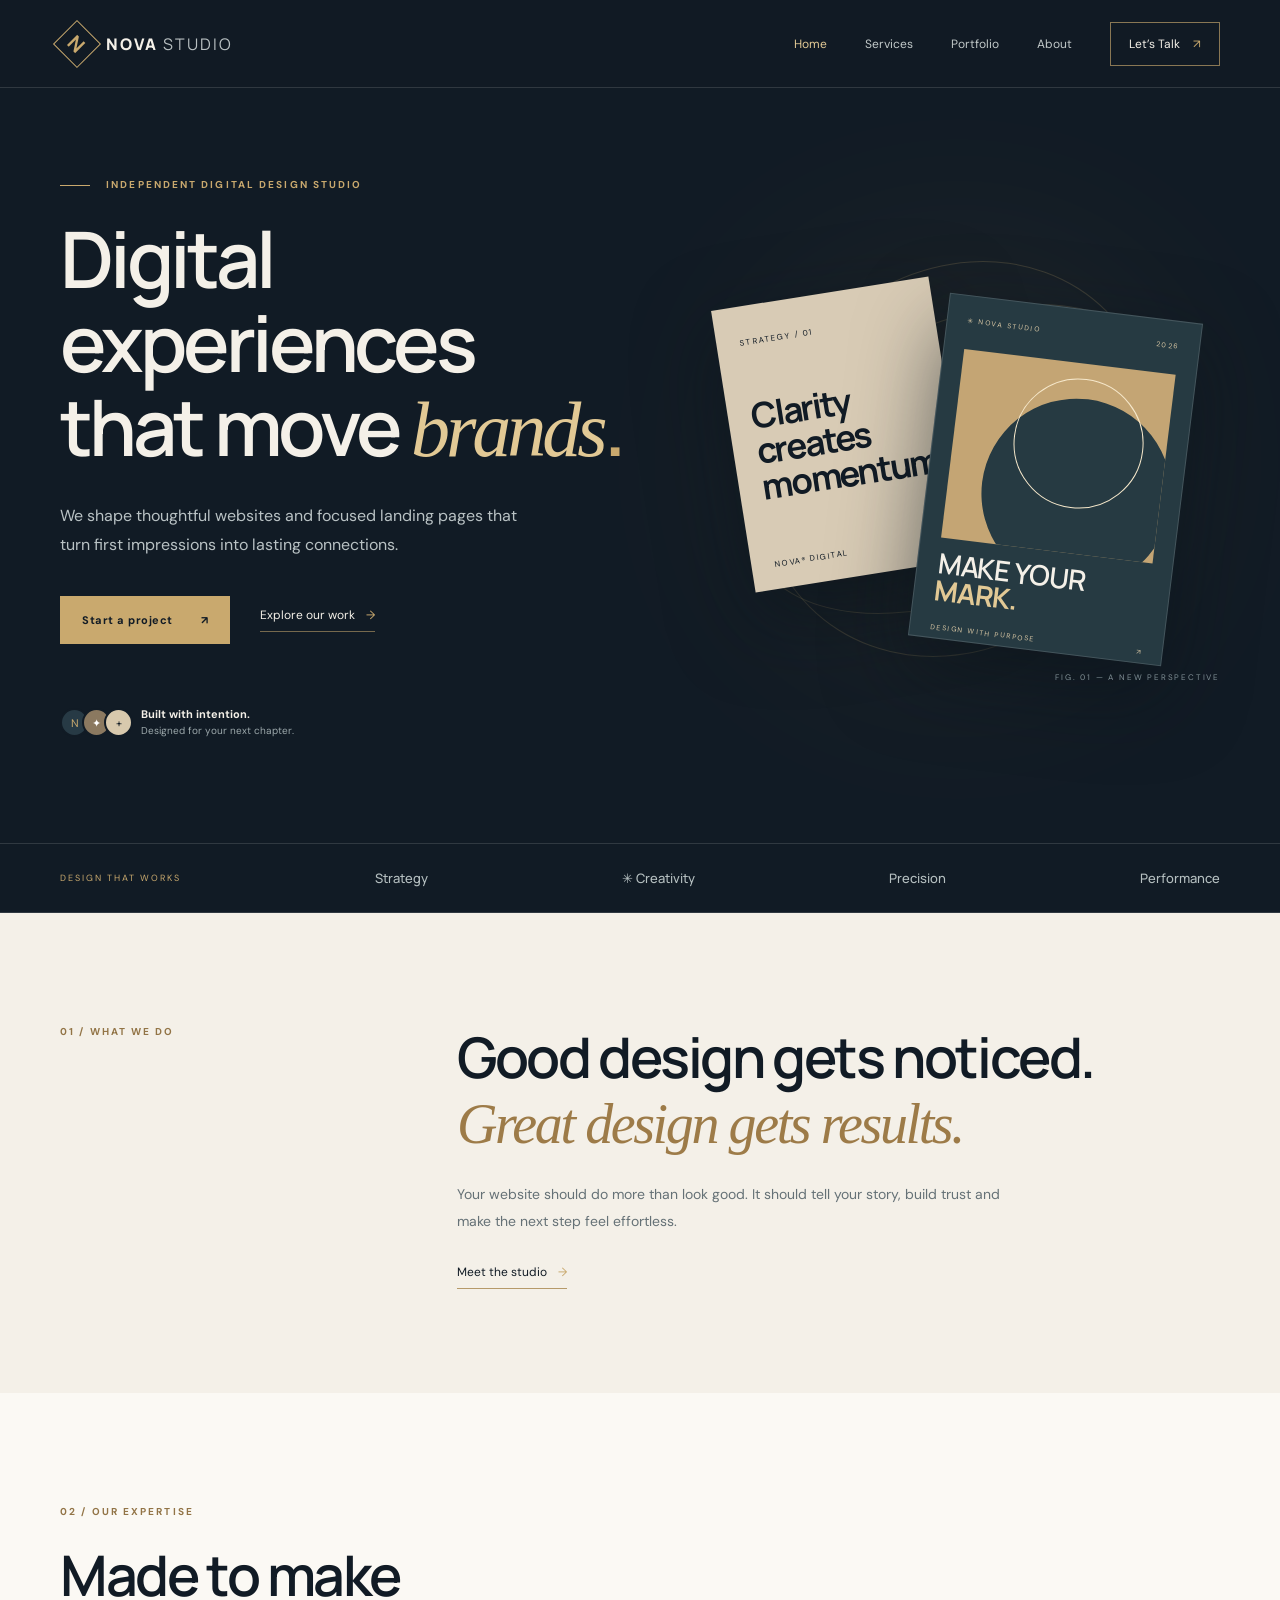
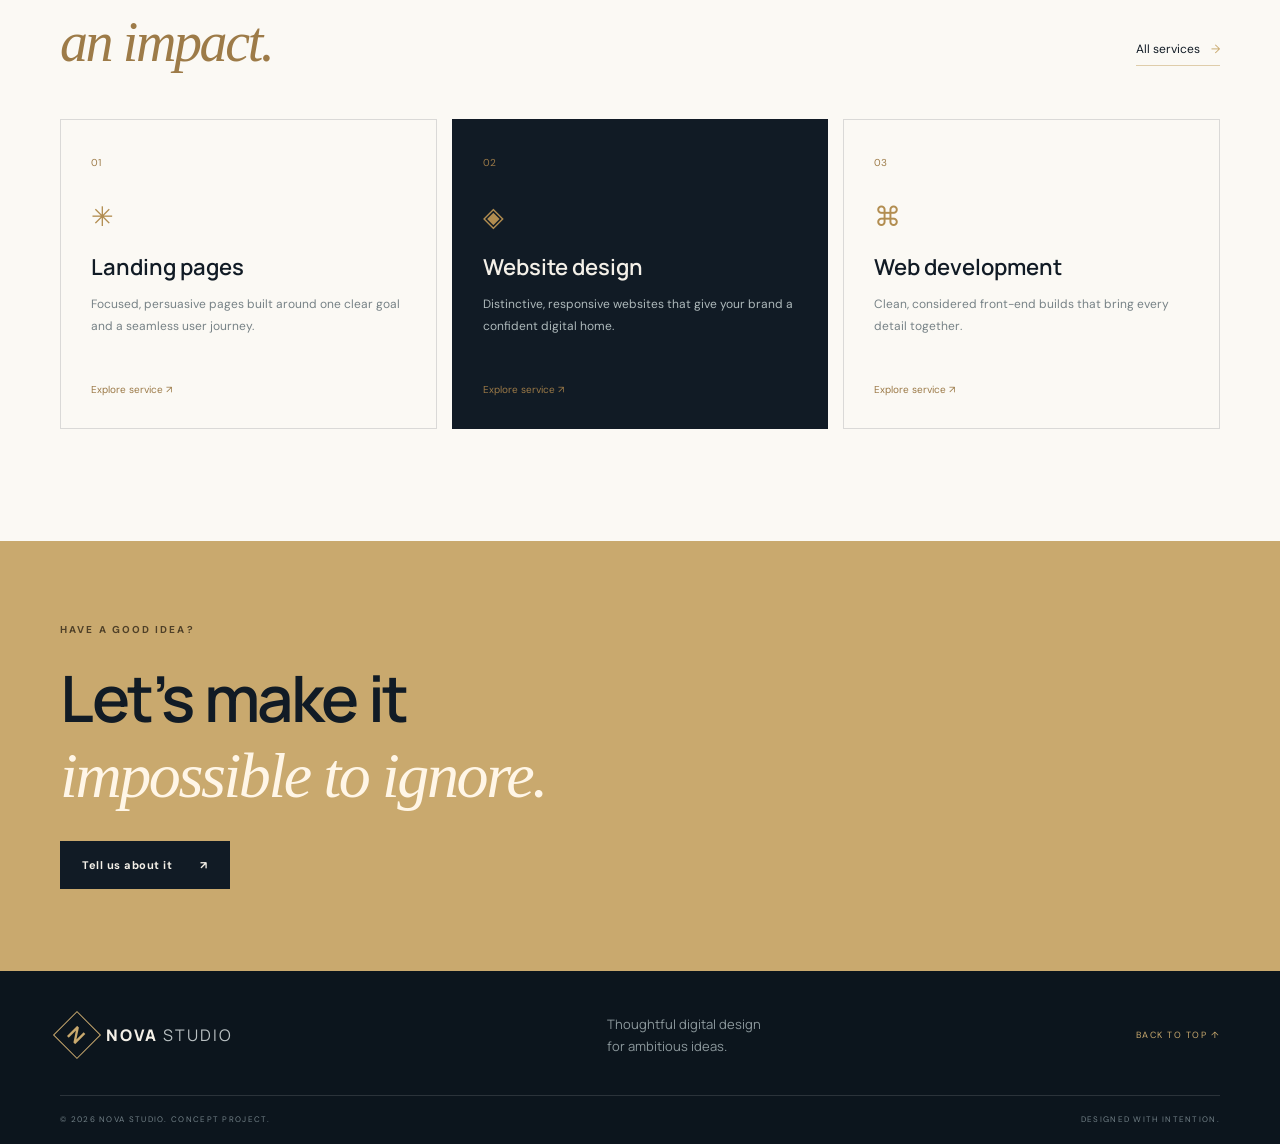
<file: index.html>
<!DOCTYPE html>
<html lang="en">
<head>
  <meta charset="UTF-8"><meta name="viewport" content="width=device-width, initial-scale=1.0">
  <meta name="description" content="NOVA Studio creates premium websites and high-converting landing pages for ambitious brands.">
  <title>NOVA Studio — Digital experiences that move brands</title>
  <link rel="preconnect" href="https://fonts.googleapis.com">
  <link rel="preconnect" href="https://fonts.gstatic.com" crossorigin>
  <link href="https://fonts.googleapis.com/css2?family=DM+Sans:wght@400;500;600;700&family=Manrope:wght@400;500;600;700;800&display=swap" rel="stylesheet">
  <link rel="stylesheet" href="assets/css/style.css">
</head>
<body>
<header class="site-header"><div class="container nav-wrap">
  <a class="brand" href="index.html"><span class="brand-mark">N</span><span>NOVA<span class="brand-light">STUDIO</span></span></a>
  <button class="menu-toggle" aria-label="Toggle navigation" aria-expanded="false">☰</button>
  <nav class="main-nav"><a class="active" href="index.html">Home</a><a href="services.html">Services</a><a href="portfolio.html">Portfolio</a><a href="about.html">About</a><a href="contact.html" class="nav-cta">Let’s Talk <span>↗</span></a></nav>
</div></header>
<main>
<section class="hero section-pad"><div class="container hero-grid">
  <div class="hero-copy"><p class="eyebrow"><span class="eyebrow-line"></span> INDEPENDENT DIGITAL DESIGN STUDIO</p>
    <h1>Digital experiences<br>that move <em>brands</em><span class="gold-dot">.</span></h1>
    <p class="lead">We shape thoughtful websites and focused landing pages that turn first impressions into lasting connections.</p>
    <div class="hero-actions"><a class="btn btn-gold" href="contact.html">Start a project <span>↗</span></a><a class="text-link" href="portfolio.html">Explore our work <span>→</span></a></div>
    <div class="hero-proof"><div class="avatar-stack"><i>N</i><i>✦</i><i>+</i></div><p><strong>Built with intention.</strong><br><span>Designed for your next chapter.</span></p></div>
  </div>
  <div class="hero-art"><div class="art-glow"></div><div class="orbit orbit-one"></div><div class="orbit orbit-two"></div><div class="art-card card-back"><span>STRATEGY / 01</span><b>Clarity<br>creates<br>momentum.</b><small>NOVA® DIGITAL</small></div><div class="art-card card-front"><div class="mini-top"><span>✳ NOVA STUDIO</span><span>2026</span></div><div class="abstract-shape"><div></div><i></i></div><p>MAKE YOUR<br><strong>MARK.</strong></p><div class="mini-bottom"><span>DESIGN WITH PURPOSE</span><span>↗</span></div></div><span class="art-note">FIG. 01 — A NEW PERSPECTIVE</span></div>
</div></section>
<section class="trust-strip"><div class="container trust-inner"><span>DESIGN THAT WORKS</span><b>Strategy</b><b>✳ Creativity</b><b>Precision</b><b>Performance</b></div></section>
<section class="section-pad intro-section"><div class="container split-heading"><p class="eyebrow">01 / WHAT WE DO</p><div><h2>Good design gets noticed.<br><em>Great design gets results.</em></h2><p class="body-copy">Your website should do more than look good. It should tell your story, build trust and make the next step feel effortless.</p><a class="text-link" href="about.html">Meet the studio <span>→</span></a></div></div></section>
<section class="section-pad services-preview"><div class="container"><div class="section-heading"><div><p class="eyebrow">02 / OUR EXPERTISE</p><h2>Made to make<br><em>an impact.</em></h2></div><a class="text-link" href="services.html">All services <span>→</span></a></div>
<div class="service-grid"><article class="service-card"><span class="card-number">01</span><div class="service-icon">✳</div><h3>Landing pages</h3><p>Focused, persuasive pages built around one clear goal and a seamless user journey.</p><a href="services.html">Explore service ↗</a></article><article class="service-card featured"><span class="card-number">02</span><div class="service-icon">◈</div><h3>Website design</h3><p>Distinctive, responsive websites that give your brand a confident digital home.</p><a href="services.html">Explore service ↗</a></article><article class="service-card"><span class="card-number">03</span><div class="service-icon">⌘</div><h3>Web development</h3><p>Clean, considered front-end builds that bring every detail together.</p><a href="services.html">Explore service ↗</a></article></div></div></section>
<section class="cta-band"><div class="container cta-inner"><p class="eyebrow">HAVE A GOOD IDEA?</p><h2>Let’s make it<br><em>impossible to ignore.</em></h2><a class="btn btn-dark" href="contact.html">Tell us about it <span>↗</span></a></div></section>
</main>
<footer class="site-footer"><div class="container footer-top"><a class="brand" href="index.html"><span class="brand-mark">N</span><span>NOVA<span class="brand-light">STUDIO</span></span></a><p>Thoughtful digital design<br>for ambitious ideas.</p><a class="back-top" href="#">BACK TO TOP ↑</a></div><div class="container footer-bottom"><span>© 2026 NOVA STUDIO. CONCEPT PROJECT.</span><span>DESIGNED WITH INTENTION.</span></div></footer>
<script src="assets/js/main.js"></script></body></html>
</file>
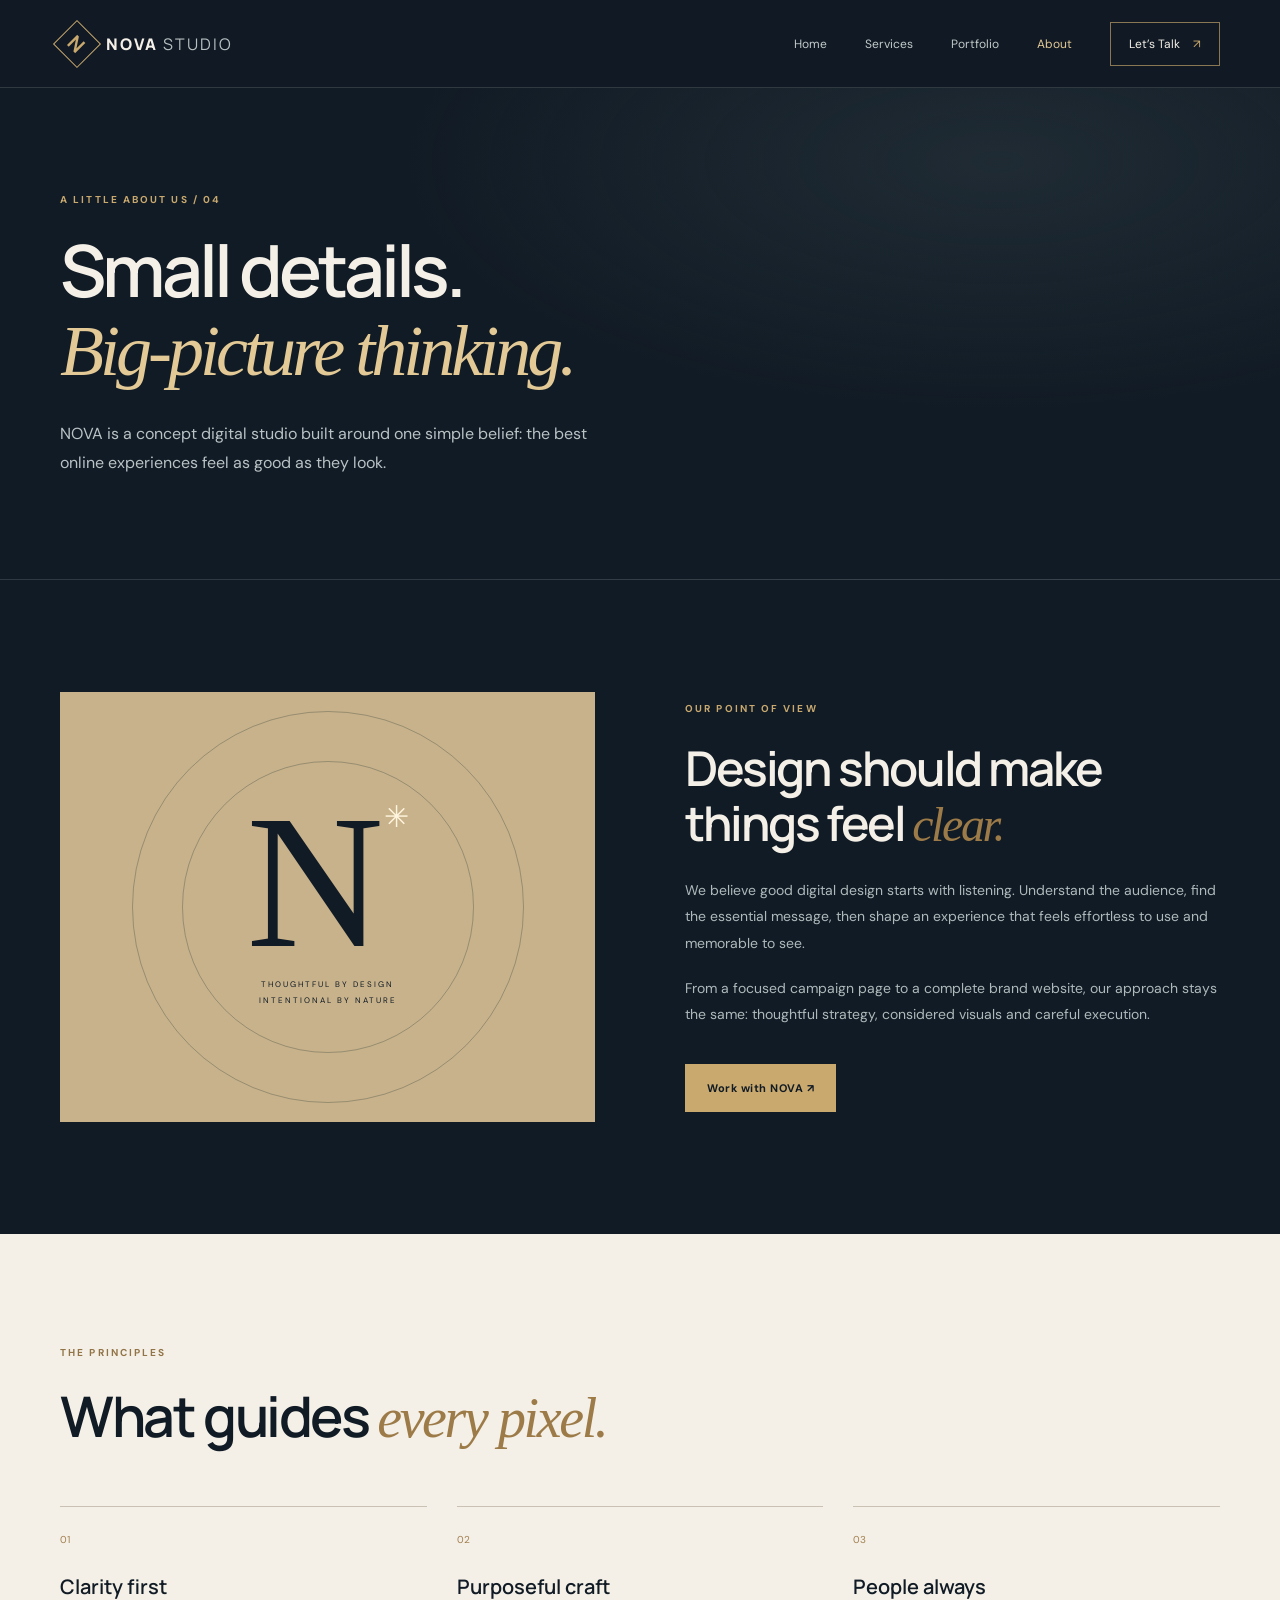
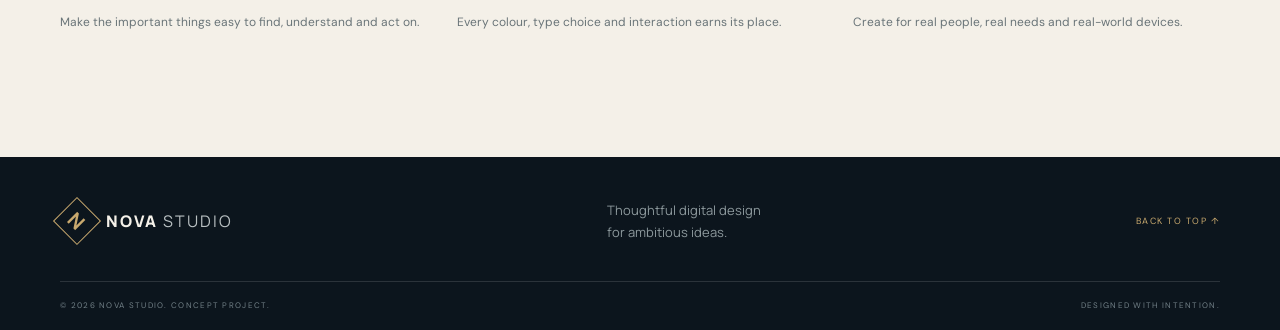
<file: about.html>
<!DOCTYPE html><html lang="en"><head><meta charset="UTF-8"><meta name="viewport" content="width=device-width, initial-scale=1.0"><title>About — NOVA Studio</title><link rel="preconnect" href="https://fonts.googleapis.com"><link href="https://fonts.googleapis.com/css2?family=DM+Sans:wght@400;500;600;700&family=Manrope:wght@400;500;600;700;800&display=swap" rel="stylesheet"><link rel="stylesheet" href="assets/css/style.css"></head><body>
<header class="site-header"><div class="container nav-wrap"><a class="brand" href="index.html"><span class="brand-mark">N</span><span>NOVA<span class="brand-light">STUDIO</span></span></a><button class="menu-toggle" aria-label="Toggle navigation" aria-expanded="false">☰</button><nav class="main-nav"><a href="index.html">Home</a><a href="services.html">Services</a><a href="portfolio.html">Portfolio</a><a class="active" href="about.html">About</a><a href="contact.html" class="nav-cta">Let’s Talk <span>↗</span></a></nav></div></header>
<main><section class="page-hero section-pad"><div class="container"><p class="eyebrow">A LITTLE ABOUT US / 04</p><h1>Small details.<br><em>Big-picture thinking.</em></h1><p class="lead narrow">NOVA is a concept digital studio built around one simple belief: the best online experiences feel as good as they look.</p></div></section>
<section class="section-pad"><div class="container about-grid"><div class="about-art"><div class="about-monogram">N<span>✳</span></div><p>THOUGHTFUL BY DESIGN<br>INTENTIONAL BY NATURE</p></div><div class="about-copy"><p class="eyebrow">OUR POINT OF VIEW</p><h2>Design should make<br>things feel <em>clear.</em></h2><p class="body-copy">We believe good digital design starts with listening. Understand the audience, find the essential message, then shape an experience that feels effortless to use and memorable to see.</p><p class="body-copy">From a focused campaign page to a complete brand website, our approach stays the same: thoughtful strategy, considered visuals and careful execution.</p><a class="btn btn-gold" href="contact.html">Work with NOVA ↗</a></div></div></section>
<section class="values-section section-pad"><div class="container"><p class="eyebrow">THE PRINCIPLES</p><h2>What guides <em>every pixel.</em></h2><div class="values-grid"><article><span>01</span><h3>Clarity first</h3><p>Make the important things easy to find, understand and act on.</p></article><article><span>02</span><h3>Purposeful craft</h3><p>Every colour, type choice and interaction earns its place.</p></article><article><span>03</span><h3>People always</h3><p>Create for real people, real needs and real-world devices.</p></article></div></div></section></main>
<footer class="site-footer"><div class="container footer-top"><a class="brand" href="index.html"><span class="brand-mark">N</span><span>NOVA<span class="brand-light">STUDIO</span></span></a><p>Thoughtful digital design<br>for ambitious ideas.</p><a class="back-top" href="#">BACK TO TOP ↑</a></div><div class="container footer-bottom"><span>© 2026 NOVA STUDIO. CONCEPT PROJECT.</span><span>DESIGNED WITH INTENTION.</span></div></footer><script src="assets/js/main.js"></script></body></html>
</file>
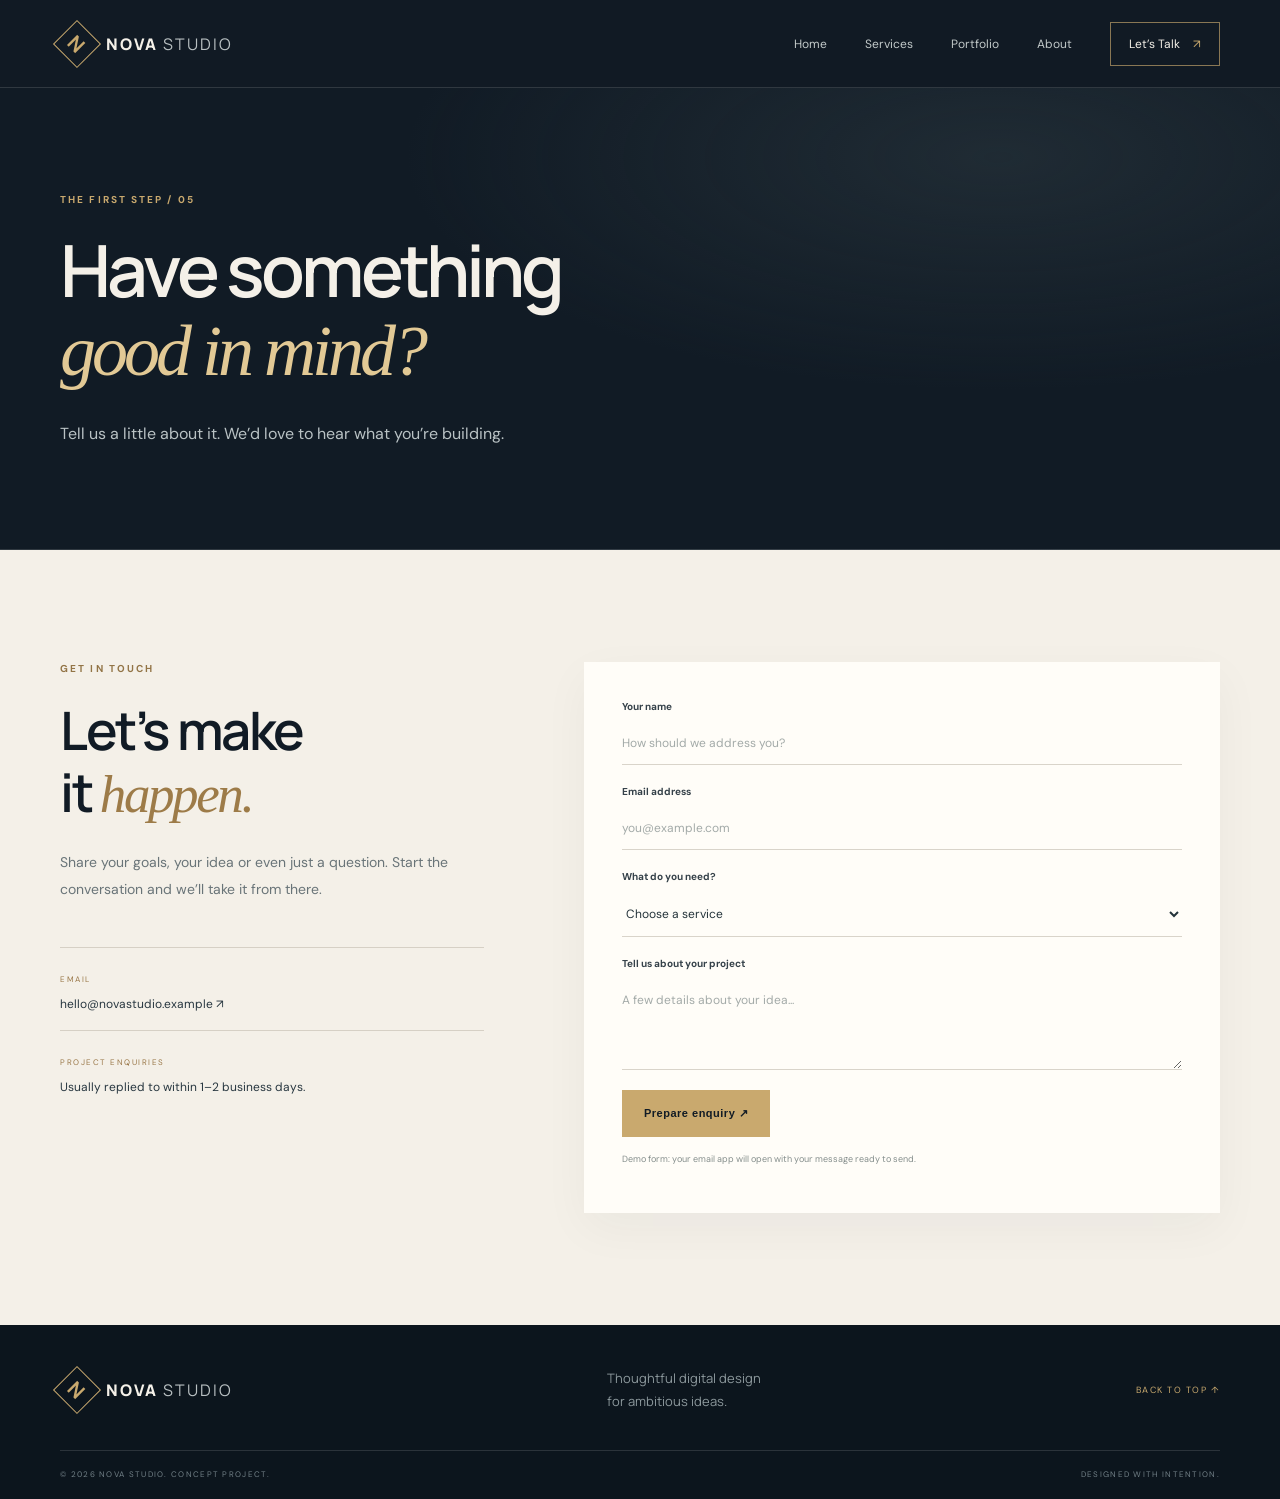
<file: contact.html>
<!DOCTYPE html><html lang="en"><head><meta charset="UTF-8"><meta name="viewport" content="width=device-width, initial-scale=1.0"><title>Contact — NOVA Studio</title><link rel="preconnect" href="https://fonts.googleapis.com"><link href="https://fonts.googleapis.com/css2?family=DM+Sans:wght@400;500;600;700&family=Manrope:wght@400;500;600;700;800&display=swap" rel="stylesheet"><link rel="stylesheet" href="assets/css/style.css"></head><body>
<header class="site-header"><div class="container nav-wrap"><a class="brand" href="index.html"><span class="brand-mark">N</span><span>NOVA<span class="brand-light">STUDIO</span></span></a><button class="menu-toggle" aria-label="Toggle navigation" aria-expanded="false">☰</button><nav class="main-nav"><a href="index.html">Home</a><a href="services.html">Services</a><a href="portfolio.html">Portfolio</a><a href="about.html">About</a><a class="nav-cta active" href="contact.html">Let’s Talk <span>↗</span></a></nav></div></header>
<main><section class="page-hero section-pad"><div class="container"><p class="eyebrow">THE FIRST STEP / 05</p><h1>Have something<br><em>good in mind?</em></h1><p class="lead narrow">Tell us a little about it. We’d love to hear what you’re building.</p></div></section>
<section class="section-pad contact-section"><div class="container contact-grid"><div class="contact-info"><p class="eyebrow">GET IN TOUCH</p><h2>Let’s make<br>it <em>happen.</em></h2><p class="body-copy">Share your goals, your idea or even just a question. Start the conversation and we’ll take it from there.</p><div class="contact-detail"><span>EMAIL</span><a href="mailto:hello@novastudio.example">hello@novastudio.example ↗</a></div><div class="contact-detail"><span>PROJECT ENQUIRIES</span><p>Usually replied to within 1–2 business days.</p></div></div>
<form class="contact-form" id="contactForm"><label>Your name<input name="name" type="text" placeholder="How should we address you?" required></label><label>Email address<input name="email" type="email" placeholder="you@example.com" required></label><label>What do you need?<select name="service" required><option value="">Choose a service</option><option>Landing page design</option><option>Multi-page website</option><option>Front-end development</option><option>Something else</option></select></label><label>Tell us about your project<textarea name="message" rows="4" placeholder="A few details about your idea..." required></textarea></label><button class="btn btn-gold" type="submit">Prepare enquiry ↗</button><p class="form-note" id="formNote">Demo form: your email app will open with your message ready to send.</p></form></div></section></main>
<footer class="site-footer"><div class="container footer-top"><a class="brand" href="index.html"><span class="brand-mark">N</span><span>NOVA<span class="brand-light">STUDIO</span></span></a><p>Thoughtful digital design<br>for ambitious ideas.</p><a class="back-top" href="#">BACK TO TOP ↑</a></div><div class="container footer-bottom"><span>© 2026 NOVA STUDIO. CONCEPT PROJECT.</span><span>DESIGNED WITH INTENTION.</span></div></footer><script src="assets/js/main.js"></script></body></html>
</file>
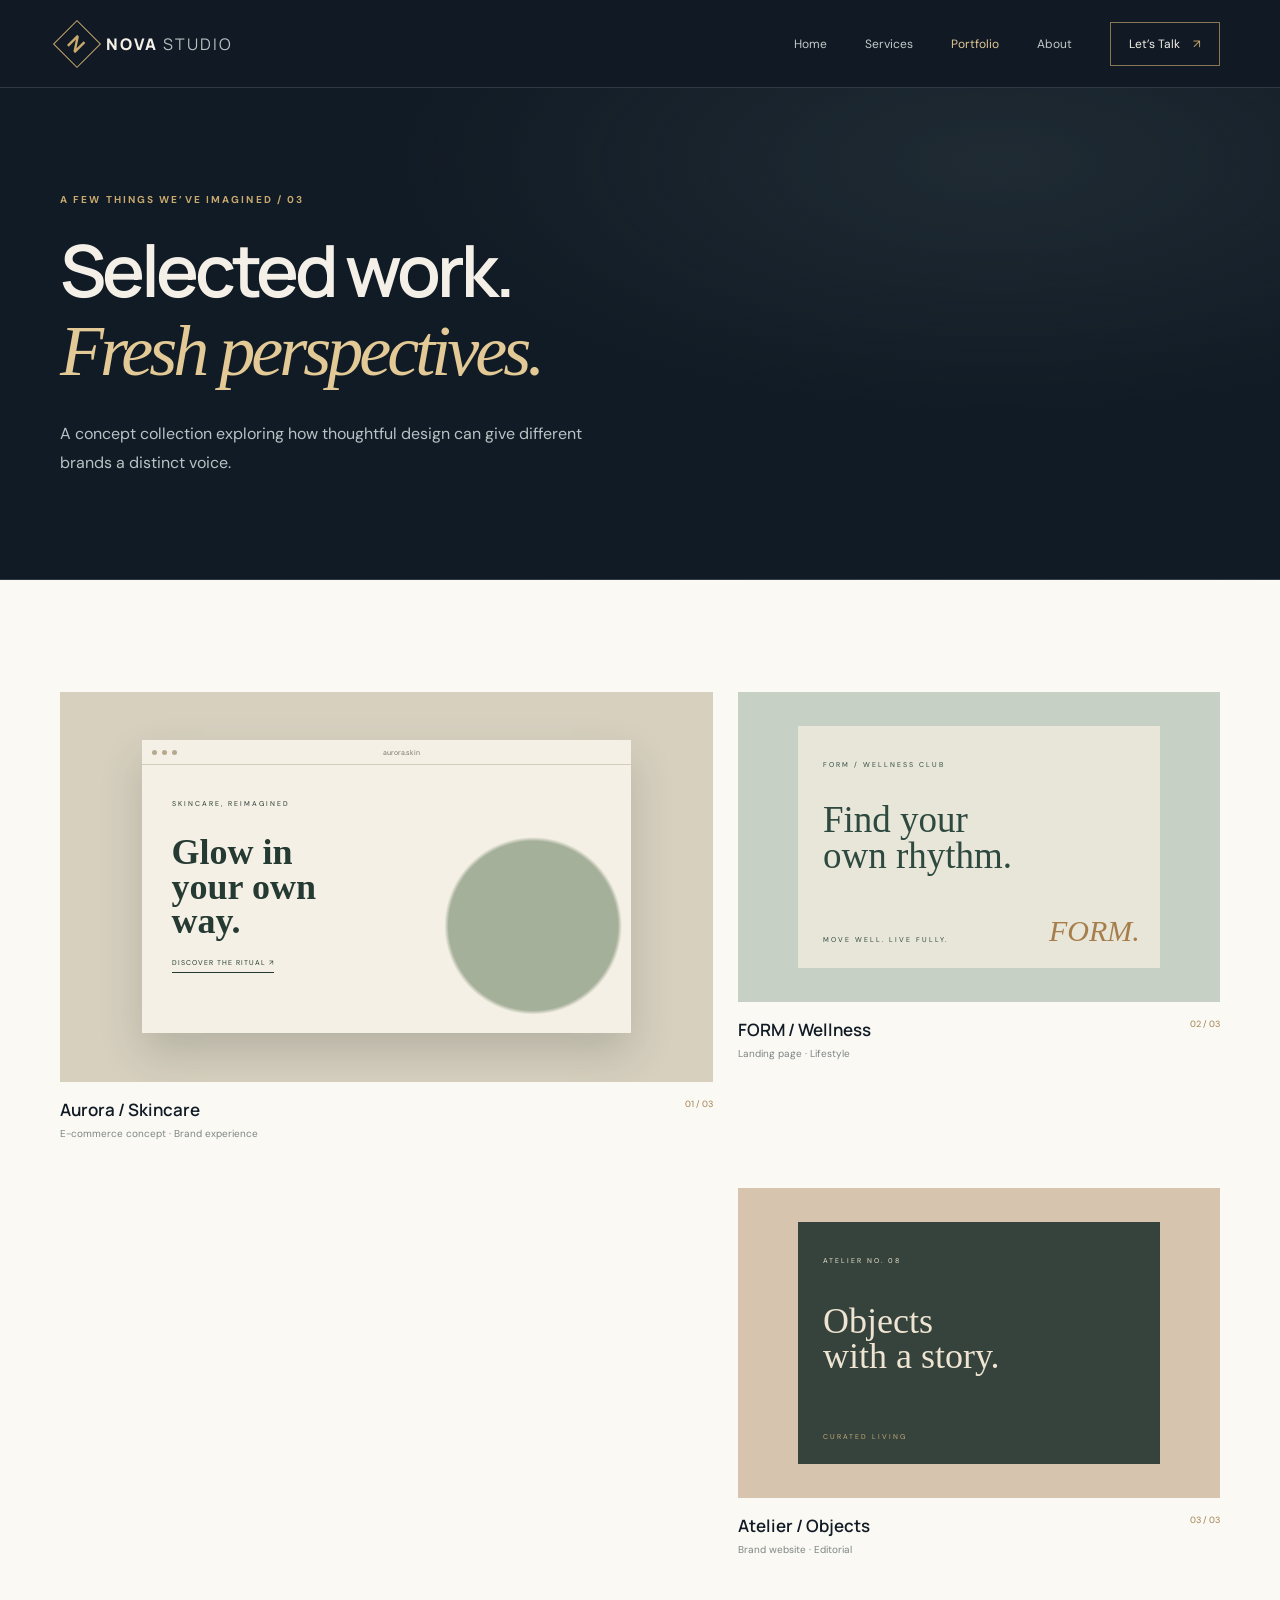
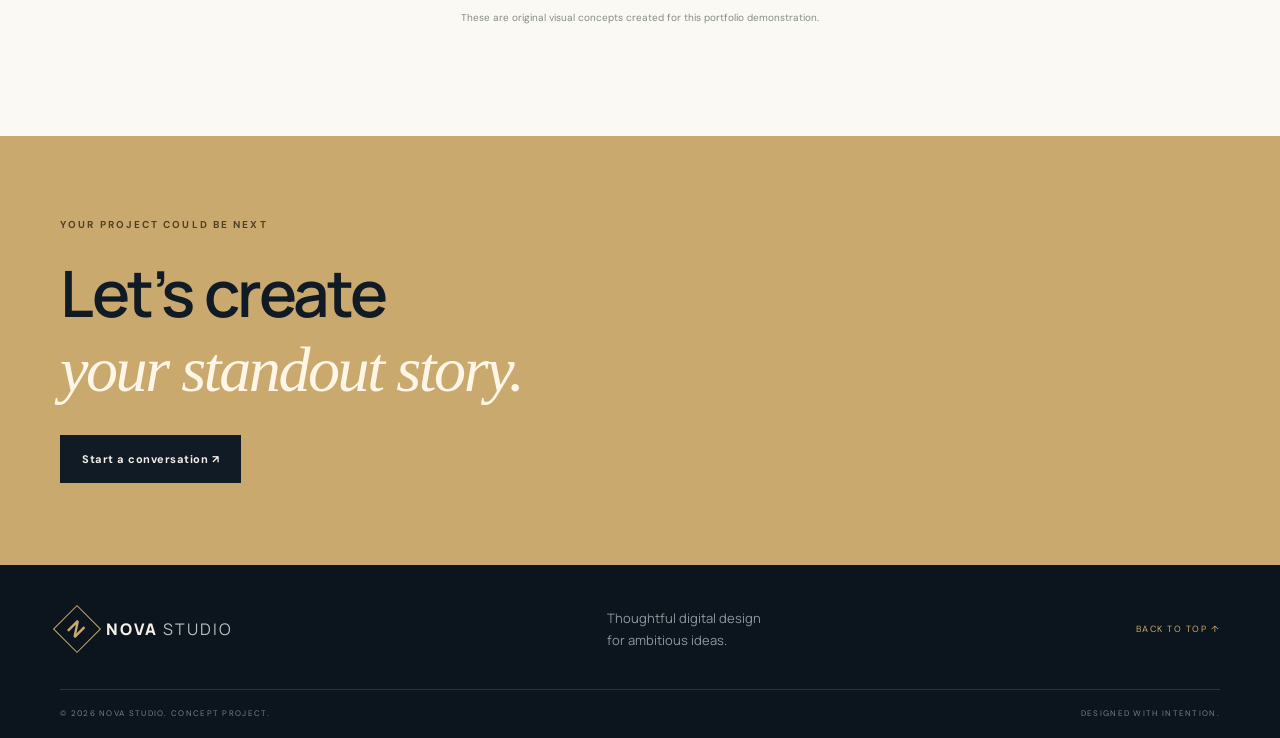
<file: portfolio.html>
<!DOCTYPE html><html lang="en"><head><meta charset="UTF-8"><meta name="viewport" content="width=device-width, initial-scale=1.0"><title>Selected Work — NOVA Studio</title><link rel="preconnect" href="https://fonts.googleapis.com"><link href="https://fonts.googleapis.com/css2?family=DM+Sans:wght@400;500;600;700&family=Manrope:wght@400;500;600;700;800&display=swap" rel="stylesheet"><link rel="stylesheet" href="assets/css/style.css"></head><body>
<header class="site-header"><div class="container nav-wrap"><a class="brand" href="index.html"><span class="brand-mark">N</span><span>NOVA<span class="brand-light">STUDIO</span></span></a><button class="menu-toggle" aria-label="Toggle navigation" aria-expanded="false">☰</button><nav class="main-nav"><a href="index.html">Home</a><a href="services.html">Services</a><a class="active" href="portfolio.html">Portfolio</a><a href="about.html">About</a><a href="contact.html" class="nav-cta">Let’s Talk <span>↗</span></a></nav></div></header>
<main><section class="page-hero section-pad"><div class="container"><p class="eyebrow">A FEW THINGS WE’VE IMAGINED / 03</p><h1>Selected work.<br><em>Fresh perspectives.</em></h1><p class="lead narrow">A concept collection exploring how thoughtful design can give different brands a distinct voice.</p></div></section>
<section class="section-pad portfolio-section"><div class="container portfolio-grid">
<article class="project-card project-large"><div class="project-visual visual-aurora"><div class="mock-browser"><div class="browser-bar"><i></i><i></i><i></i><span>aurora.skin</span></div><div class="aurora-content"><small>SKINCARE, REIMAGINED</small><b>Glow in<br>your own<br>way.</b><span>DISCOVER THE RITUAL ↗</span></div></div></div><div class="project-meta"><div><h3>Aurora / Skincare</h3><p>E-commerce concept · Brand experience</p></div><span>01 / 03</span></div></article>
<article class="project-card"><div class="project-visual visual-form"><div class="form-poster"><small>FORM / WELLNESS CLUB</small><b>Find your<br>own rhythm.</b><span>MOVE WELL. LIVE FULLY.</span><i>FORM.</i></div></div><div class="project-meta"><div><h3>FORM / Wellness</h3><p>Landing page · Lifestyle</p></div><span>02 / 03</span></div></article>
<article class="project-card"><div class="project-visual visual-atelier"><div class="atelier-poster"><small>ATELIER NO. 08</small><b>Objects<br>with a story.</b><span>CURATED LIVING</span></div></div><div class="project-meta"><div><h3>Atelier / Objects</h3><p>Brand website · Editorial</p></div><span>03 / 03</span></div></article>
</div><p class="portfolio-note">These are original visual concepts created for this portfolio demonstration.</p></section><section class="cta-band"><div class="container cta-inner"><p class="eyebrow">YOUR PROJECT COULD BE NEXT</p><h2>Let’s create<br><em>your standout story.</em></h2><a class="btn btn-dark" href="contact.html">Start a conversation ↗</a></div></section></main>
<footer class="site-footer"><div class="container footer-top"><a class="brand" href="index.html"><span class="brand-mark">N</span><span>NOVA<span class="brand-light">STUDIO</span></span></a><p>Thoughtful digital design<br>for ambitious ideas.</p><a class="back-top" href="#">BACK TO TOP ↑</a></div><div class="container footer-bottom"><span>© 2026 NOVA STUDIO. CONCEPT PROJECT.</span><span>DESIGNED WITH INTENTION.</span></div></footer><script src="assets/js/main.js"></script></body></html>
</file>
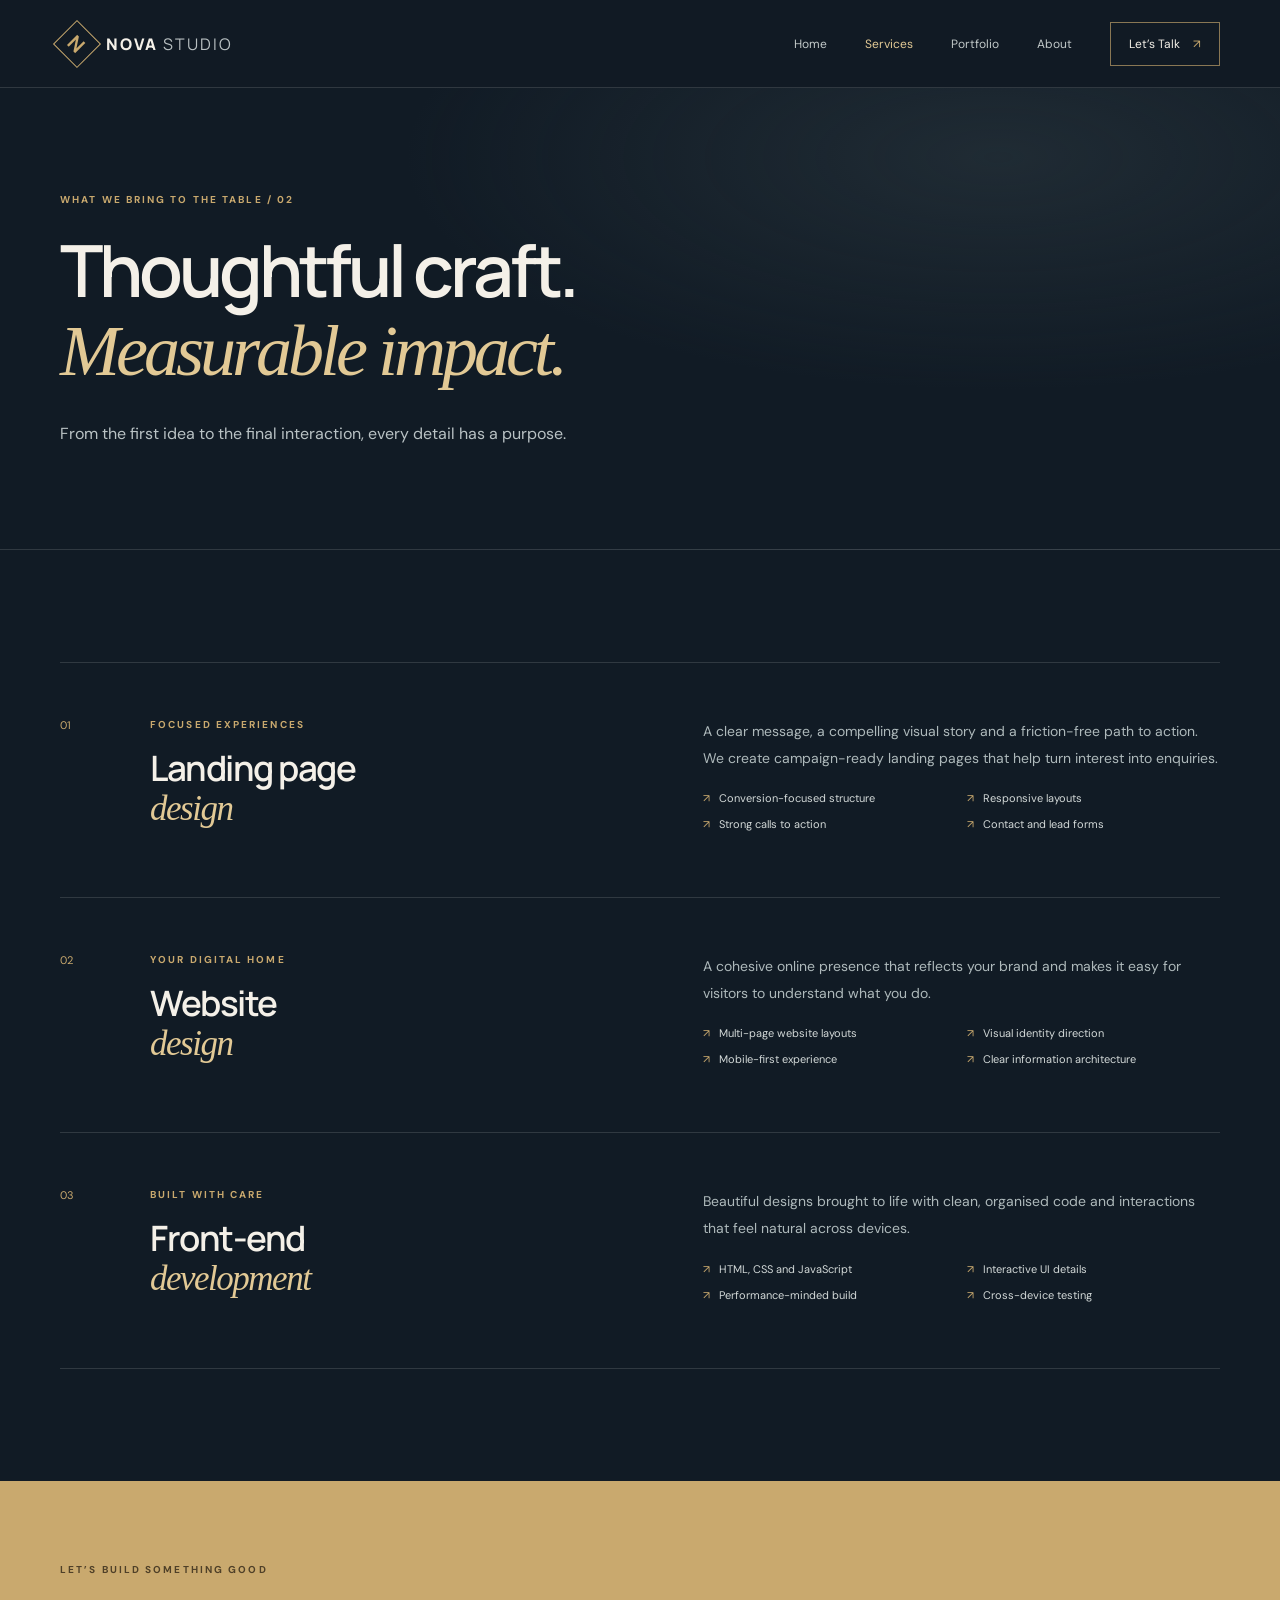
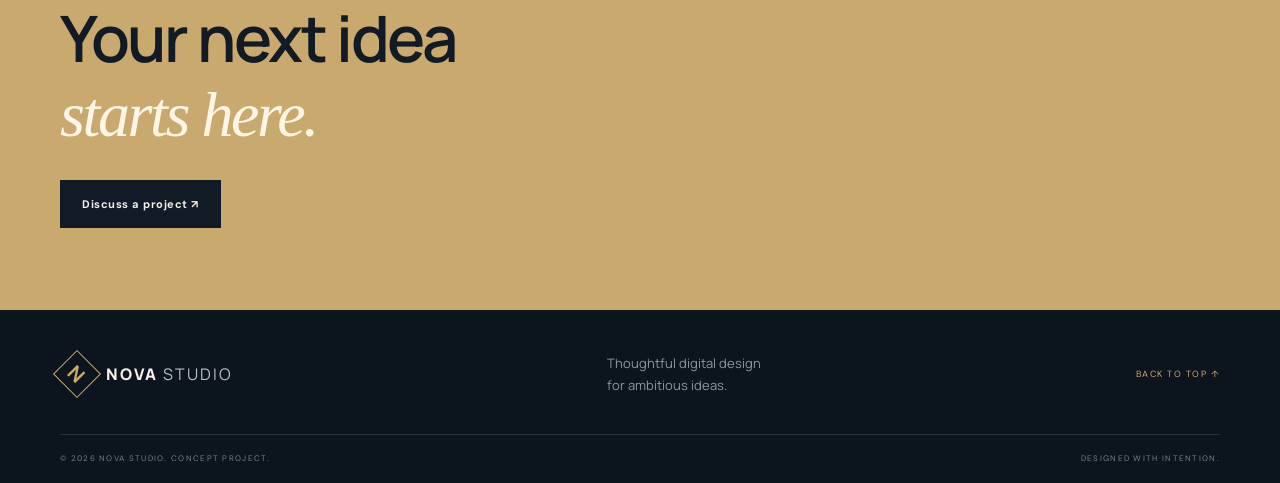
<file: services.html>
<!DOCTYPE html><html lang="en"><head><meta charset="UTF-8"><meta name="viewport" content="width=device-width, initial-scale=1.0"><title>Services — NOVA Studio</title><link rel="preconnect" href="https://fonts.googleapis.com"><link href="https://fonts.googleapis.com/css2?family=DM+Sans:wght@400;500;600;700&family=Manrope:wght@400;500;600;700;800&display=swap" rel="stylesheet"><link rel="stylesheet" href="assets/css/style.css"></head><body>
<header class="site-header"><div class="container nav-wrap"><a class="brand" href="index.html"><span class="brand-mark">N</span><span>NOVA<span class="brand-light">STUDIO</span></span></a><button class="menu-toggle" aria-label="Toggle navigation" aria-expanded="false">☰</button><nav class="main-nav"><a href="index.html">Home</a><a class="active" href="services.html">Services</a><a href="portfolio.html">Portfolio</a><a href="about.html">About</a><a href="contact.html" class="nav-cta">Let’s Talk <span>↗</span></a></nav></div></header>
<main><section class="page-hero section-pad"><div class="container"><p class="eyebrow">WHAT WE BRING TO THE TABLE / 02</p><h1>Thoughtful craft.<br><em>Measurable impact.</em></h1><p class="lead narrow">From the first idea to the final interaction, every detail has a purpose.</p></div></section>
<section class="section-pad"><div class="container service-list">
<article class="service-row"><span class="row-num">01</span><div><p class="eyebrow">FOCUSED EXPERIENCES</p><h2>Landing page<br><em>design</em></h2></div><div><p class="body-copy">A clear message, a compelling visual story and a friction-free path to action. We create campaign-ready landing pages that help turn interest into enquiries.</p><ul class="check-list"><li>Conversion-focused structure</li><li>Responsive layouts</li><li>Strong calls to action</li><li>Contact and lead forms</li></ul></div></article>
<article class="service-row"><span class="row-num">02</span><div><p class="eyebrow">YOUR DIGITAL HOME</p><h2>Website<br><em>design</em></h2></div><div><p class="body-copy">A cohesive online presence that reflects your brand and makes it easy for visitors to understand what you do.</p><ul class="check-list"><li>Multi-page website layouts</li><li>Visual identity direction</li><li>Mobile-first experience</li><li>Clear information architecture</li></ul></div></article>
<article class="service-row"><span class="row-num">03</span><div><p class="eyebrow">BUILT WITH CARE</p><h2>Front-end<br><em>development</em></h2></div><div><p class="body-copy">Beautiful designs brought to life with clean, organised code and interactions that feel natural across devices.</p><ul class="check-list"><li>HTML, CSS and JavaScript</li><li>Interactive UI details</li><li>Performance-minded build</li><li>Cross-device testing</li></ul></div></article>
</div></section><section class="cta-band"><div class="container cta-inner"><p class="eyebrow">LET’S BUILD SOMETHING GOOD</p><h2>Your next idea<br><em>starts here.</em></h2><a class="btn btn-dark" href="contact.html">Discuss a project ↗</a></div></section></main>
<footer class="site-footer"><div class="container footer-top"><a class="brand" href="index.html"><span class="brand-mark">N</span><span>NOVA<span class="brand-light">STUDIO</span></span></a><p>Thoughtful digital design<br>for ambitious ideas.</p><a class="back-top" href="#">BACK TO TOP ↑</a></div><div class="container footer-bottom"><span>© 2026 NOVA STUDIO. CONCEPT PROJECT.</span><span>DESIGNED WITH INTENTION.</span></div></footer><script src="assets/js/main.js"></script></body></html>
</file>
<file: assets/css/style.css>
/* NOVA STUDIO — premium visual system */
:root{--ink:#111b25;--ink-2:#172633;--cream:#f4f0e8;--paper:#fbf9f4;--gold:#c9a96e;--gold-light:#e2c995;--muted:#a8b0b5;--line:rgba(255,255,255,.13);--dark-line:rgba(17,27,37,.14);--sans:"DM Sans",sans-serif;--display:"Manrope",sans-serif}
*{box-sizing:border-box}html{scroll-behavior:smooth}body{margin:0;background:var(--ink);color:var(--cream);font-family:var(--sans);-webkit-font-smoothing:antialiased}a{color:inherit;text-decoration:none}.container{width:min(1160px,calc(100% - 48px));margin:auto}.section-pad{padding:112px 0}.site-header{height:88px;border-bottom:1px solid var(--line);display:flex;align-items:center;background:rgba(17,27,37,.96);position:relative;z-index:10}.nav-wrap{display:flex;align-items:center;justify-content:space-between}.brand{display:flex;align-items:center;gap:12px;font:800 16px var(--display);letter-spacing:2px}.brand-mark{width:34px;height:34px;border:1px solid var(--gold);color:var(--gold);display:grid;place-items:center;font:700 20px var(--display);transform:rotate(45deg)}.brand-mark::first-letter{transform:rotate(-45deg)}.brand-light{font-weight:400;color:#b9c0c2;margin-left:5px}.main-nav{display:flex;align-items:center;gap:38px;font-size:12px;color:#c2c9c9}.main-nav a{transition:color .2s}.main-nav a:hover,.main-nav a.active{color:var(--gold-light)}.nav-cta{border:1px solid rgba(201,169,110,.65);padding:13px 18px;color:var(--cream)!important}.nav-cta span{color:var(--gold);margin-left:10px}.menu-toggle{display:none;background:none;border:0;color:var(--cream);font-size:24px}.hero{padding-top:90px;padding-bottom:104px;overflow:hidden}.hero-grid{display:grid;grid-template-columns:1.05fr .95fr;align-items:center;gap:55px;min-height:500px}.eyebrow{font-size:10px;letter-spacing:2.1px;font-weight:700;color:var(--gold);margin:0 0 25px}.eyebrow-line{display:inline-block;width:30px;height:1px;background:var(--gold);vertical-align:middle;margin-right:12px}.hero h1,.page-hero h1{font:600 clamp(48px,6.1vw,78px)/1.08 var(--display);letter-spacing:-4px;margin:0 0 28px}.hero h1 em,.page-hero h1 em,h2 em{font-family:Georgia,serif;font-weight:400;color:var(--gold-light)}.gold-dot{color:var(--gold)}.lead{font-size:16px;line-height:1.85;color:#b9c2c4;max-width:490px}.hero-actions{display:flex;align-items:center;gap:30px;margin-top:36px}.btn{display:inline-flex;align-items:center;gap:28px;padding:17px 22px;font-size:11px;font-weight:700;letter-spacing:.5px;transition:transform .2s,background .2s}.btn:hover{transform:translateY(-3px)}.btn-gold{background:var(--gold);color:var(--ink)}.btn-gold:hover{background:var(--gold-light)}.btn-dark{background:var(--ink);color:var(--cream)}.text-link{font-size:12px;color:var(--cream);border-bottom:1px solid rgba(201,169,110,.55);padding-bottom:8px}.text-link span{color:var(--gold);margin-left:8px}.hero-proof{display:flex;align-items:center;gap:15px;margin-top:62px}.avatar-stack{display:flex}.avatar-stack i{font-style:normal;width:29px;height:29px;border-radius:50%;display:grid;place-items:center;background:#273a45;border:2px solid var(--ink);margin-right:-7px;color:var(--gold);font-size:11px}.avatar-stack i:nth-child(2){background:#8b7960;color:#fff}.avatar-stack i:nth-child(3){background:#d8c9ad;color:var(--ink)}.hero-proof p{font-size:10px;line-height:1.6;color:#9da9ac;margin:0}.hero-proof strong{color:var(--cream);font-size:11px}.hero-art{height:475px;position:relative;display:grid;place-items:center}.art-glow{position:absolute;width:330px;height:330px;background:#b28d50;filter:blur(120px);opacity:.17;border-radius:50%}.orbit{position:absolute;border:1px solid rgba(201,169,110,.2);border-radius:50%;transform:rotate(-25deg)}.orbit-one{width:450px;height:270px}.orbit-two{width:370px;height:420px;transform:rotate(45deg)}.art-card{position:absolute;box-shadow:0 30px 80px #07101888}.card-back{width:220px;height:285px;background:#d8cbb5;color:var(--ink);left:7%;top:15%;padding:23px;transform:rotate(-9deg)}.card-back span,.card-back small{font-size:8px;letter-spacing:1.5px}.card-back b{display:block;font:700 35px/1.03 var(--display);margin-top:48px;letter-spacing:-2px}.card-back small{position:absolute;bottom:20px;left:23px}.card-front{width:255px;height:345px;background:#263a42;padding:20px;right:7%;top:18%;transform:rotate(7deg);border:1px solid #ffffff24}.mini-top,.mini-bottom{display:flex;justify-content:space-between;font-size:7px;letter-spacing:1.5px;color:#d6c5a3}.abstract-shape{height:190px;margin:24px 0 12px;position:relative;overflow:hidden;background:#c4a574}.abstract-shape div{position:absolute;width:190px;height:190px;border-radius:50%;background:#263a42;left:34px;top:35px}.abstract-shape i{position:absolute;width:130px;height:130px;border:1px solid #f6e8cb;border-radius:50%;left:60px;top:15px}.card-front>p{font:600 28px/.95 var(--display);letter-spacing:-1px;margin:0 0 20px}.card-front>p strong{color:var(--gold-light)}.art-note{position:absolute;bottom:3%;right:0;font-size:8px;letter-spacing:1.8px;color:#819096}.trust-strip{border-top:1px solid var(--line);border-bottom:1px solid var(--line);padding:25px 0}.trust-inner{display:flex;justify-content:space-between;align-items:center;color:#b6c0c1}.trust-inner span{font-size:9px;letter-spacing:2px;color:var(--gold)}.trust-inner b{font:500 13px var(--display)}.intro-section{background:var(--cream);color:var(--ink)}.split-heading{display:grid;grid-template-columns:.6fr 1.4fr;gap:70px}.split-heading .eyebrow{color:#927446}.split-heading h2,.section-heading h2,.cta-inner h2,.about-copy h2,.values-section h2,.contact-info h2{font:600 clamp(36px,4.4vw,56px)/1.16 var(--display);letter-spacing:-2.4px;margin:0 0 24px}.split-heading h2 em,.section-heading h2 em,.about-copy h2 em,.values-section h2 em,.contact-info h2 em{color:#9d7b48}.body-copy{font-size:14px;line-height:1.9;color:#aeb9bb;max-width:570px}.intro-section .body-copy{color:#657176;max-width:560px;margin:0 0 25px}.intro-section .text-link{color:var(--ink);border-color:#b69a6a}.services-preview{background:var(--paper);color:var(--ink)}.section-heading{display:flex;justify-content:space-between;align-items:end;margin-bottom:45px}.section-heading .eyebrow{color:#927446}.section-heading h2{margin-bottom:0}.section-heading>.text-link{color:var(--ink);margin-bottom:8px}.service-grid{display:grid;grid-template-columns:repeat(3,1fr);gap:15px}.service-card{border:1px solid var(--dark-line);padding:30px;min-height:300px;position:relative;transition:transform .25s,box-shadow .25s}.service-card:hover{transform:translateY(-6px);box-shadow:0 20px 40px #1b28300e}.service-card.featured{background:var(--ink);color:var(--cream)}.card-number{font-size:10px;color:#9d7b48}.service-icon{font-size:27px;color:#b28d50;margin:28px 0 18px}.service-card h3{font:600 22px var(--display);margin:0 0 12px}.service-card p{font-size:12px;line-height:1.8;color:#778286;min-height:65px}.service-card.featured p{color:#aeb9bb}.service-card>a{font-size:10px;color:#9b7947;display:inline-block;margin-top:12px}.cta-band{background:var(--gold);color:var(--ink);padding:82px 0}.cta-inner{position:relative}.cta-inner .eyebrow{color:#4f4028}.cta-inner h2{font-size:clamp(42px,5vw,64px);margin-bottom:28px}.cta-inner h2 em{color:#fff6e7}.site-footer{background:#0c151d;padding:42px 0 20px}.footer-top{display:flex;align-items:center;justify-content:space-between;padding-bottom:38px}.footer-top>p{font:400 13px/1.7 var(--display);color:#8d999d;margin:0}.back-top{font-size:9px;letter-spacing:1.5px;color:var(--gold)}.footer-bottom{border-top:1px solid var(--line);padding-top:18px;display:flex;justify-content:space-between;font-size:8px;letter-spacing:1.3px;color:#728087}.page-hero{padding-top:105px;padding-bottom:85px;border-bottom:1px solid var(--line);background:radial-gradient(ellipse at 78% 15%,#35434a66,transparent 42%)}.page-hero h1{font-size:clamp(48px,6vw,72px)}.narrow{max-width:550px}.service-list{border-top:1px solid var(--line)}.service-row{display:grid;grid-template-columns:55px 1fr 1fr;gap:35px;padding:55px 0;border-bottom:1px solid var(--line)}.row-num{color:var(--gold);font-size:11px}.service-row .eyebrow{margin-bottom:18px}.service-row h2{font:600 35px/1.1 var(--display);letter-spacing:-1.5px;margin:0}.service-row h2 em{color:var(--gold-light);font-family:Georgia,serif;font-weight:400}.service-row .body-copy{margin:0 0 20px}.check-list{padding:0;list-style:none;display:grid;grid-template-columns:1fr 1fr;gap:12px;color:#d3d9d8;font-size:11px}.check-list li:before{content:"↗";color:var(--gold);margin-right:9px}.portfolio-section{background:var(--paper);color:var(--ink)}.portfolio-grid{display:grid;grid-template-columns:1.15fr .85fr;gap:48px 25px}.project-card:nth-child(3){grid-column:2}.project-visual{height:310px;display:grid;place-items:center;overflow:hidden;position:relative}.project-large .project-visual{height:390px}.visual-aurora{background:#d7d0bf}.mock-browser{width:75%;height:75%;background:#f5f0e5;box-shadow:0 20px 40px #26332a30}.browser-bar{height:25px;border-bottom:1px solid #d4cbb9;display:flex;align-items:center;gap:5px;padding:0 10px}.browser-bar i{width:5px;height:5px;border-radius:50%;background:#b7a990}.browser-bar span{margin:auto;font-size:7px;color:#7c786d}.aurora-content{padding:25px 30px;color:#253a32;position:relative;height:calc(100% - 25px);background:radial-gradient(circle at 80% 60%,#a5b09a 0 20%,transparent 21%)}.aurora-content small,.form-poster small,.atelier-poster small{font-size:7px;letter-spacing:2px}.aurora-content b{display:block;font:600 36px/.95 Georgia,serif;margin-top:24px}.aurora-content span{display:inline-block;margin-top:20px;font-size:7px;letter-spacing:1px;border-bottom:1px solid;padding-bottom:5px}.visual-form{background:#c7d0c4}.form-poster{width:75%;height:78%;background:#e8e6d9;color:#2e493f;padding:25px;position:relative}.form-poster b{display:block;font:500 37px/.98 Georgia,serif;margin-top:30px}.form-poster span{font-size:7px;letter-spacing:2px;position:absolute;bottom:24px}.form-poster i{font:italic 30px Georgia;position:absolute;right:20px;bottom:20px;color:#a77e4b}.visual-atelier{background:#d7c4ae}.atelier-poster{width:75%;height:78%;background:#35433c;color:#eee4d1;padding:25px;position:relative}.atelier-poster b{display:block;font:500 36px/.98 Georgia,serif;margin-top:36px}.atelier-poster span{position:absolute;bottom:23px;font-size:7px;letter-spacing:2px;color:#c8a976}.project-meta{display:flex;justify-content:space-between;padding-top:16px}.project-meta h3{font:600 17px var(--display);margin:0 0 6px}.project-meta p{font-size:10px;color:#7c8584;margin:0}.project-meta>span{font-size:9px;color:#a0804f}.portfolio-note{font-size:10px;color:#858b85;margin:55px auto 0;text-align:center}.about-grid{display:grid;grid-template-columns:1fr 1fr;gap:90px;align-items:center}.about-art{height:430px;background:#c8b28b;display:flex;align-items:center;justify-content:center;flex-direction:column;color:var(--ink);position:relative;overflow:hidden}.about-art:before,.about-art:after{content:"";position:absolute;border:1px solid #33443a55;border-radius:50%;width:390px;height:390px}.about-art:after{width:290px;height:290px}.about-monogram{font:500 190px/.9 Georgia,serif;position:relative;z-index:1}.about-monogram span{font:30px var(--sans);vertical-align:top;color:#fff4dd}.about-art p{font-size:8px;letter-spacing:2px;line-height:2;text-align:center;z-index:1}.about-copy .eyebrow,.values-section .eyebrow{color:var(--gold)}.about-copy h2{font-size:48px}.about-copy .body-copy{margin-bottom:18px}.about-copy .btn{margin-top:18px}.values-section{background:#f4f0e8;color:var(--ink)}.values-section .eyebrow{color:#927446}.values-grid{display:grid;grid-template-columns:repeat(3,1fr);gap:30px;margin-top:55px}.values-grid article{border-top:1px solid #c9c1b4;padding-top:20px}.values-grid span{color:#a17e4c;font-size:10px}.values-grid h3{font:600 20px var(--display);margin:25px 0 10px}.values-grid p{font-size:12px;line-height:1.8;color:#697478}.contact-section{background:var(--cream);color:var(--ink)}.contact-grid{display:grid;grid-template-columns:.8fr 1.2fr;gap:100px}.contact-info .eyebrow{color:#927446}.contact-info h2{font-size:53px}.contact-info .body-copy{color:#697478;margin-bottom:45px}.contact-detail{border-top:1px solid #d6d0c5;padding:18px 0}.contact-detail span{font-size:8px;letter-spacing:1.5px;color:#9a7849}.contact-detail a,.contact-detail p{display:block;font-size:12px;margin:9px 0 0;color:#283740}.contact-form{background:#fffdf8;padding:38px;box-shadow:0 15px 45px #1826300b}.contact-form label{display:block;font-size:10px;font-weight:700;color:#354149;margin-bottom:20px}.contact-form input,.contact-form select,.contact-form textarea{display:block;width:100%;margin-top:9px;border:0;border-bottom:1px solid #d9d4ca;background:transparent;padding:13px 0;font:12px var(--sans);color:#24333a;outline:none;resize:vertical}.contact-form input:focus,.contact-form select:focus,.contact-form textarea:focus{border-color:#a17e4c}.contact-form input::placeholder,.contact-form textarea::placeholder{color:#a3aaa8}.contact-form .btn{border:0;cursor:pointer}.form-note{font-size:9px;color:#858e8c;line-height:1.6;margin-top:15px}
@media(max-width:800px){.section-pad{padding:78px 0}.site-header{height:72px}.menu-toggle{display:block}.main-nav{display:none;position:absolute;top:71px;left:0;right:0;background:#111b25;padding:25px 24px 30px;border-bottom:1px solid var(--line);flex-direction:column;align-items:stretch;gap:22px}.main-nav.is-open{display:flex}.nav-cta{text-align:center}.hero-grid{grid-template-columns:1fr;gap:10px}.hero{padding-top:70px}.hero-art{height:410px;max-width:520px;width:100%;margin:auto}.hero h1,.page-hero h1{letter-spacing:-2.5px}.trust-inner{flex-wrap:wrap;gap:20px}.trust-inner span{width:100%}.split-heading{grid-template-columns:1fr;gap:20px}.service-grid{grid-template-columns:1fr}.service-card{min-height:260px}.section-heading{align-items:start;gap:20px;flex-direction:column}.service-row{grid-template-columns:35px 1fr;gap:18px}.service-row>div:last-child{grid-column:2}.portfolio-grid{grid-template-columns:1fr}.project-card:nth-child(3){grid-column:auto}.project-large .project-visual,.project-visual{height:330px}.about-grid,.contact-grid{grid-template-columns:1fr;gap:45px}.about-art{height:350px}.values-grid{grid-template-columns:1fr;gap:20px}.footer-top{gap:25px;flex-wrap:wrap}.footer-top>p{order:3;width:100%}.contact-form{padding:25px}}
@media(max-width:480px){.container{width:min(100% - 36px,1160px)}.hero h1,.page-hero h1{font-size:46px}.hero-art{height:350px}.card-back{width:175px;height:240px;left:1%;top:17%}.card-back b{font-size:28px;margin-top:38px}.card-front{width:205px;height:290px;right:1%;top:19%}.abstract-shape{height:145px;margin:18px 0 10px}.abstract-shape div{width:150px;height:150px}.card-front>p{font-size:23px}.art-note{font-size:7px}.hero-actions{gap:18px;flex-wrap:wrap}.btn{padding:15px 17px}.service-row h2{font-size:30px}.check-list{grid-template-columns:1fr}.project-large .project-visual,.project-visual{height:270px}.footer-bottom{gap:12px;flex-direction:column}.about-copy h2,.contact-info h2{font-size:42px}}
</file>
